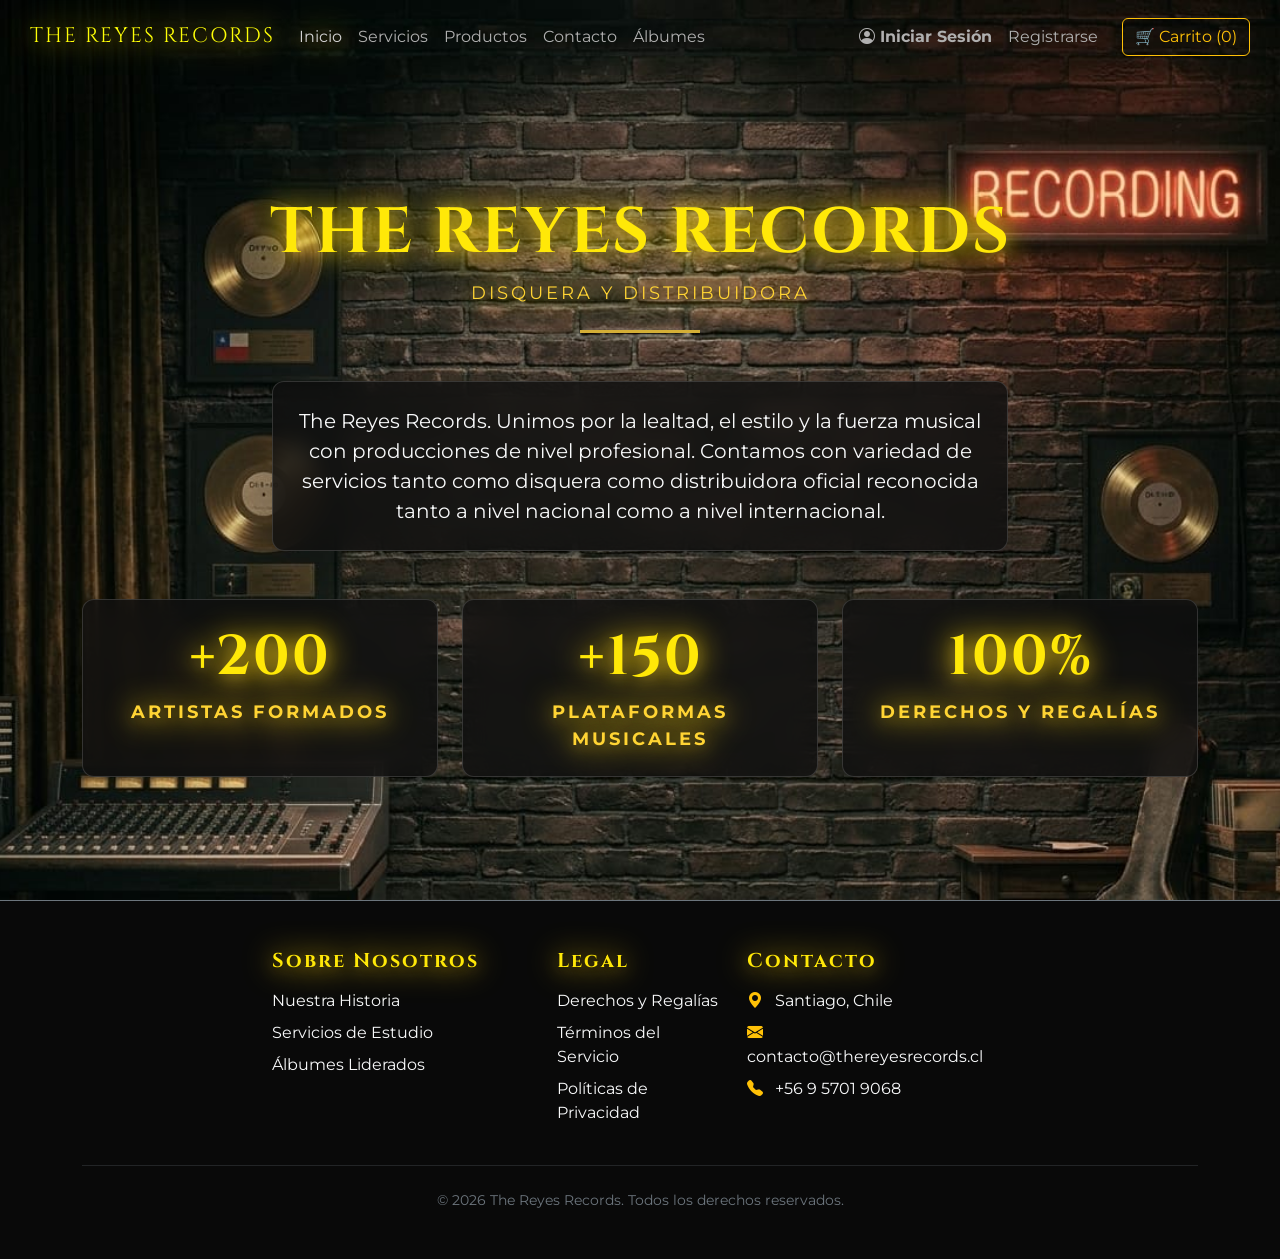
<file: disquera/index.html>
<!DOCTYPE html>
<html lang="es">
<head>
    <meta charset="UTF-8">
    <meta name="viewport" content="width=device-width, initial-scale=1.0">
    <title>THE REYES RECORDS</title>
    <link href="https://fonts.googleapis.com/css2?family=Cinzel:wght@600;800&family=Montserrat:wght@300;400;600&display=swap" rel="stylesheet">
    <link href="https://cdn.jsdelivr.net/npm/bootstrap@5.3.3/dist/css/bootstrap.min.css" rel="stylesheet">
    <link rel="stylesheet" href="https://cdn.jsdelivr.net/npm/bootstrap-icons@1.11.3/font/bootstrap-icons.min.css">
    <link rel="stylesheet" href="css/style.css">
</head>
<body>

<nav class="navbar navbar-expand-lg navbar-dark bg-transparent py-3 fixed-top">
  <div class="container-fluid px-4"> 
    <a class="navbar-brand brand-title" href="index.html">THE REYES RECORDS</a>
    <button class="navbar-toggler" type="button" data-bs-toggle="collapse" data-bs-target="#navbarSupportedContent" aria-controls="navbarSupportedContent" aria-expanded="false" aria-label="Toggle navigation">
      <span class="navbar-toggler-icon"></span>
    </button>
    <div class="collapse navbar-collapse" id="navbarSupportedContent">
      <ul class="navbar-nav me-auto mb-2 mb-lg-0">
        <li class="nav-item"><a class="nav-link active gold-title" aria-current="page" href="index.html">Inicio</a></li>
        <li class="nav-item"><a class="nav-link" href="servicios.html">Servicios</a></li>
        <li class="nav-item"><a class="nav-link" href="productos.html">Productos</a></li>
        <li class="nav-item"><a class="nav-link" href="contacto.html">Contacto</a></li>
        <li class="nav-item"><a class="nav-link" href="albunes.html">Álbumes</a></li>
      </ul>
      <div class="d-flex align-items-center gap-3 ms-auto">
        <a class="nav-link  fw-bold" href="login.html"><i class="bi bi-person-circle"></i> Iniciar Sesión</a>
        <a class="nav-link text-light" href="registro.html">Registrarse</a>
        <button class="btn btn-outline-warning ms-2" data-bs-toggle="modal" data-bs-target="#modalCarrito">
          🛒 Carrito (<span id="cart-count">0</span>)
        </button>
      </div>
    </div>
  </div>
</nav>

<div class="fondo-hero d-flex flex-column align-items-center justify-content-center text-center py-5">
  <div class="container pt-5">
    
    <div class="py-4">
      <h1 class="gold-title display-3 fw-bold mb-2">THE REYES RECORDS</h1>
      <p class="subtitle text-uppercase tracking-wider mb-4">DISQUERA Y DISTRIBUIDORA</p>
      <hr class="divider mx-auto my-4">
    </div>

    <div class="row justify-content-center mb-5">
      <div class="col-12 col-md-10 col-lg-8">
        <div class="card rr text-light border-gold p-4 shadow-lg">
          <p class="fs-5 mb-0 leading-relaxed">
            The Reyes Records. Unimos por la lealtad, el estilo y la fuerza musical con producciones de nivel profesional. Contamos con variedad de servicios tanto como disquera como distribuidora oficial reconocida tanto a nivel nacional como a nivel internacional.
          </p>
        </div>
      </div>
    </div>

    <div class="row g-4 justify-content-center">
      <div class="col-12 col-md-4">
        <div class="card rr text-light border-gold p-4 text-center h-100">
          <h2 class="gold-title display-4 fw-bold mb-2">+200</h2>
          <p class="subtitle text-uppercase fw-bold mb-0">ARTISTAS FORMADOS</p>
        </div>
      </div>
      <div class="col-12 col-md-4">
        <div class="card rr text-light border-gold p-4 text-center h-100">
          <h2 class="gold-title display-4 fw-bold mb-2">+150</h2>
          <p class="subtitle text-uppercase fw-bold mb-0">PLATAFORMAS MUSICALES</p>
        </div>
      </div>
      <div class="col-12 col-md-4">
        <div class="card rr text-light border-gold p-4 text-center h-100">
          <h2 class="gold-title display-4 fw-bold mb-2">100%</h2>
          <p class="subtitle text-uppercase fw-bold mb-0">DERECHOS Y REGALÍAS</p>
        </div>
      </div>
    </div>

  </div>
</div>

<footer class="footer-reyes py-5 border-top border-secondary">
  <div class="container">
    <div class="row g-4 justify-content-center text-start">
      <div class="col-12 col-md-3">
        <h5 class="gold-title fw-bold mb-3">Sobre Nosotros</h5>
        <ul class="list-unstyled footer-links">
          <li class="mb-2"><a href="index.html" class="text-light text-decoration-none">Nuestra Historia</a></li>
          <li class="mb-2"><a href="servicios.html" class="text-light text-decoration-none">Servicios de Estudio</a></li>
          <li class="mb-2"><a href="albunes.html" class="text-light text-decoration-none">Álbumes Liderados</a></li>
        </ul>
      </div>

      <div class="col-12 col-md-2">
    <h5 class="gold-title fw-bold mb-3">Legal</h5>
    <ul class="list-unstyled footer-links">
        <li class="mb-2"><a href="https://digital.gob.cl/biblioteca/regulacion/ley-n-17336-de-propiedad-intelectual-derecho-de-autor/" target="_blank" class="text-light text-decoration-none icono-hover">Derechos y Regalías</a></li>
        <li class="mb-2"><a href="https://sympathyforthelawyer.com/blog/contrato-discografico-aspectos-legales/" target="_blank" class="text-light text-decoration-none icono-hover">Términos del Servicio</a></li>
        <li class="mb-2"><a href="https://www.sonymusic.com/privacy-policy/" target="_blank" class="text-light text-decoration-none icono-hover">Políticas de Privacidad</a></li>
    </ul>
</div>
      <div class="col-12 col-md-3">
    <h5 class="gold-title fw-bold mb-3">Contacto</h5>
    <ul class="list-unstyled">
        <li class="mb-2">
            <a href="https://maps.app.goo.gl/TSLvBQLCFAS3KNdf9" target="_blank" class="text-light text-decoration-none icono-hover">
                <i class="bi bi-geo-alt-fill text-warning me-2"></i> Santiago, Chile
            </a>
        </li>
       <li class="mb-2">
            <a href="mailto:joh.riquelme@duocuc.cl" class="text-light text-decoration-none icono-hover">
                <i class="bi bi-envelope-fill text-warning me-2"></i> contacto@thereyesrecords.cl
            </a>
        </li>
        <li class="mb-2">
            <a href="https://wa.me/56957019068" target="_blank" class="text-light text-decoration-none icono-hover">
                <i class="bi bi-telephone-fill text-warning me-2"></i> +56 9 5701 9068
            </a>
        </li>
    </ul>
</div>

    </div>

    <hr class="border-secondary my-4">

    <div class="text-center text-secondary small">
      <p class="mb-0">&copy; 2026 The Reyes Records. Todos los derechos reservados.</p>
    </div>
  </div>
</footer>

<div class="modal fade" id="modalCarrito" tabindex="-1" aria-hidden="true">
  <div class="modal-dialog">
    <div class="modal-content rr text-light border-gold">
      <div class="modal-header border-bottom border-secondary">
        <h5 class="modal-title gold-title">Tu Carrito de Compras</h5>
        <button type="button" class="btn-close btn-close-white" data-bs-dismiss="modal" aria-label="Close"></button>
      </div>
      <div class="modal-body">
        <ul id="lista-carrito" class="list-group list-group-flush mb-3"></ul>
        <div class="d-flex justify-content-between fw-bold fs-5">
          <span>Total:</span>
          <span class="gold-title">$<span id="total-carrito">0.00</span> USD</span>
        </div>
      </div>
      <div class="modal-footer border-top border-secondary">
        <button type="button" class="btn btn-secondary" data-bs-dismiss="modal">Cerrar</button>
        <button type="button" class="btn btn-warning fw-bold" id="btn-pagar">Proceder al Pago</button>
      </div>
    </div>
  </div>
</div>

<script src="https://cdn.jsdelivr.net/npm/bootstrap@5.3.3/dist/js/bootstrap.bundle.min.js"></script>
<script src="js/main.js"></script>

</body>
</html>
</file>
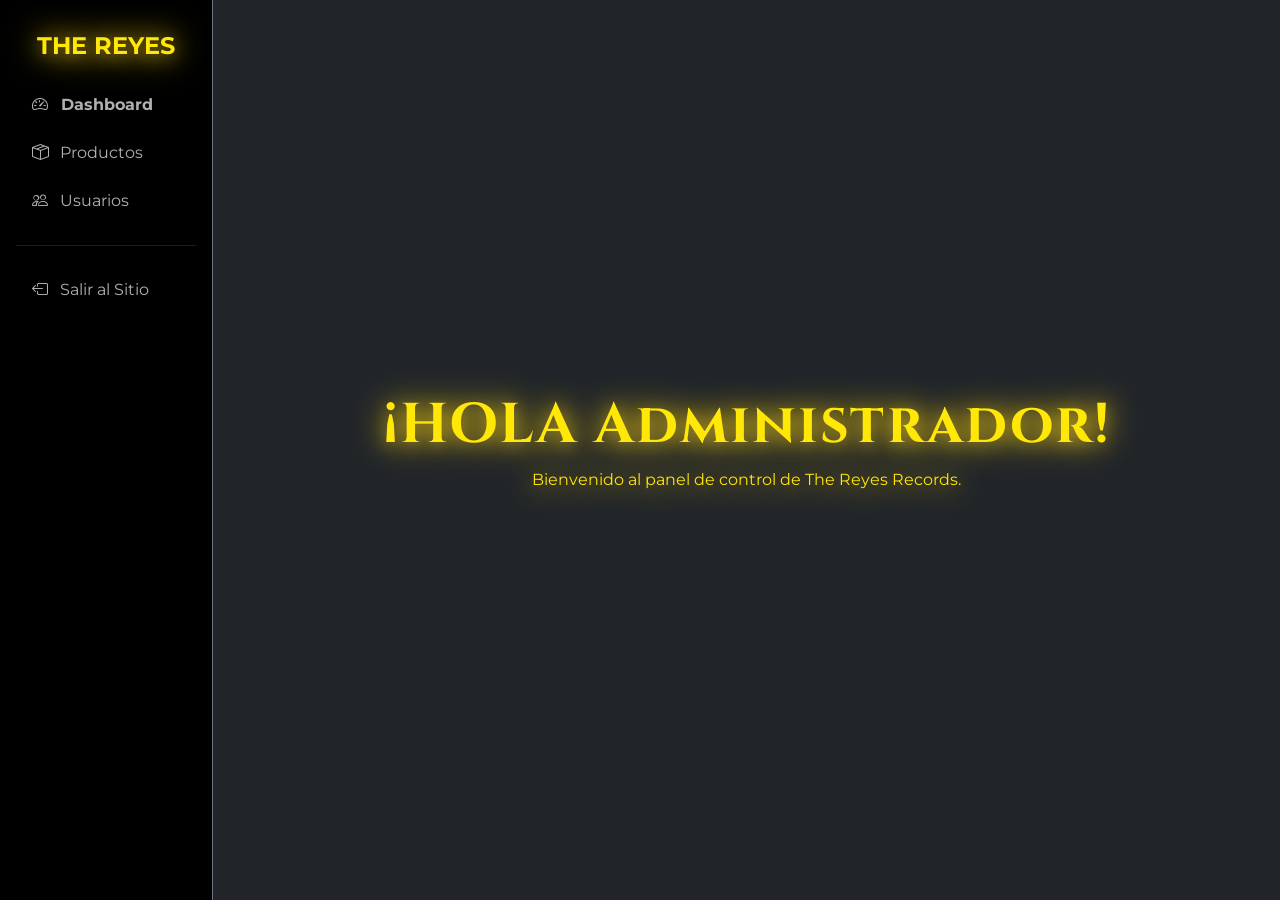
<file: disquera/admin-home.html>
<!DOCTYPE html>
<html lang="es">
<head>
    <meta charset="UTF-8">
    <meta name="viewport" content="width=device-width, initial-scale=1.0">
    <title>ADMIN - Home | The Reyes Records</title>
    <link href="https://fonts.googleapis.com/css2?family=Cinzel:wght@600;800&family=Montserrat:wght@300;400;600&display=swap" rel="stylesheet">
    <link href="https://cdn.jsdelivr.net/npm/bootstrap@5.3.3/dist/css/bootstrap.min.css" rel="stylesheet">
    <link rel="stylesheet" href="https://cdn.jsdelivr.net/npm/bootstrap-icons@1.11.3/font/bootstrap-icons.min.css">
    <link rel="stylesheet" href="css/style.css">
</head>
<body class="bg-dark text-light">

<div class="container-fluid">
    <div class="row">
        <nav class="col-md-3 col-lg-2 d-md-block bg-black sidebar collapse border-end border-secondary min-vh-100 p-3">
            <div class="position-sticky">
                <h4 class="gold-title fw-bold text-center py-3">THE REYES</h4>
                <ul class="nav flex-column gap-2">
                    <li class="nav-item"><a class="nav-link text-warning fw-bold" href="admin-home.html"><i class="bi bi-speedometer2 me-2"></i> Dashboard</a></li>
                    <li class="nav-item"><a class="nav-link text-light" href="admin-productos.html"><i class="bi bi-box-seam me-2"></i> Productos</a></li>
                    <li class="nav-item"><a class="nav-link text-light" href="admin-usuarios.html"><i class="bi bi-people me-2"></i> Usuarios</a></li>
                    <hr class="border-secondary">
                    <li class="nav-item"><a class="nav-link text-danger" href="index.html"><i class="bi bi-box-arrow-left me-2"></i> Salir al Sitio</a></li>
                </ul>
            </div>
        </nav>

        <main class="col-md-9 ms-sm-auto col-lg-10 px-md-4 py-5 d-flex align-items-center justify-content-center min-vh-100">
            <div class="text-center">
                <h1 class="display-4 gold-title fw-bold">¡HOLA Administrador!</h1>
                <p class="text-muted gold-title mt-2">Bienvenido al panel de control de The Reyes Records.</p>
            </div>
        </main>
    </div>
</div>

<script src="https://cdn.jsdelivr.net/npm/bootstrap@5.3.3/dist/js/bootstrap.bundle.min.js"></script>
<script src="js/main.js"></script>
</body>
</html>
</file>
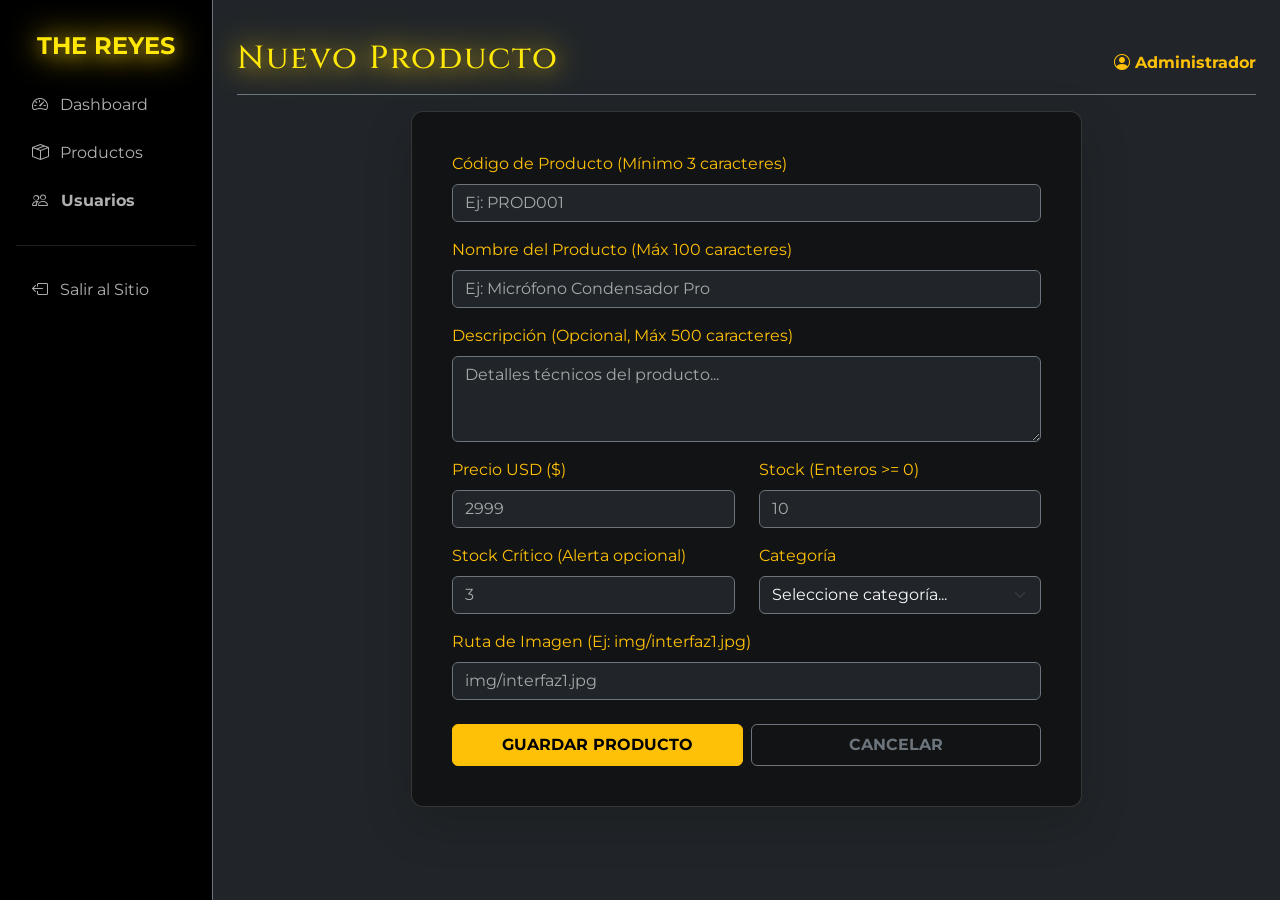
<file: disquera/admin-nuevo-producto.html>
<!DOCTYPE html>
<html lang="es">
<head>
    <meta charset="UTF-8">
    <meta name="viewport" content="width=device-width, initial-scale=1.0">
    <title>ADMIN - Nuevo Producto | The Reyes Records</title>
    <link href="https://fonts.googleapis.com/css2?family=Cinzel:wght@600;800&family=Montserrat:wght@300;400;600&display=swap" rel="stylesheet">
    <link href="https://cdn.jsdelivr.net/npm/bootstrap@5.3.3/dist/css/bootstrap.min.css" rel="stylesheet">
    <link rel="stylesheet" href="https://cdn.jsdelivr.net/npm/bootstrap-icons@1.11.3/font/bootstrap-icons.min.css">
    <link rel="stylesheet" href="css/style.css">
</head>
<body class="bg-dark text-light">

<div class="container-fluid">
    <div class="row">
        <nav class="col-md-3 col-lg-2 d-md-block bg-black sidebar collapse border-end border-secondary min-vh-100 p-3">
            <div class="position-sticky">
                <h4 class="gold-title fw-bold text-center py-3">THE REYES</h4>
                <ul class="nav flex-column gap-2">
                    <li class="nav-item"><a class="nav-link text-light" href="admin-home.html"><i class="bi bi-speedometer2 me-2"></i> Dashboard</a></li>
                    <li class="nav-item"><a class="nav-link text-light" href="admin-productos.html"><i class="bi bi-box-seam me-2"></i> Productos</a></li>
                    <li class="nav-item"><a class="nav-link text-warning fw-bold" href="admin-usuarios.html"><i class="bi bi-people me-2"></i> Usuarios</a></li>
                    <hr class="border-secondary">
                    <li class="nav-item"><a class="nav-link text-danger" href="index.html"><i class="bi bi-box-arrow-left me-2"></i> Salir al Sitio</a></li>
                </ul>
            </div>
        </nav>

        <main class="col-md-9 ms-sm-auto col-lg-10 px-md-4 py-4">
            <div class="d-flex justify-content-between flex-wrap flex-md-nowrap align-items-center pt-3 pb-2 mb-3 border-bottom border-secondary">
                <h1 class="h2 gold-title">Nuevo Producto</h1>
                <span class="text-warning fw-bold"><i class="bi bi-person-circle"></i> Administrador</span>
            </div>

            <div class="row justify-content-center">
                <div class="col-12 col-lg-8">
                    <div class="card rr text-light border-gold p-4 shadow-lg bg-dark">
                        <div class="card-body">
                            
                            <form id="form-nuevo-producto">
                                <div class="mb-3">
                                    <label for="codigoProd" class="form-label text-warning">Código de Producto (Mínimo 3 caracteres)</label>
                                    <input type="text" class="form-control bg-dark text-light border-secondary" id="codigoProd" placeholder="Ej: PROD001" required>
                                </div>

                                <div class="mb-3">
                                    <label for="nombreProd" class="form-label text-warning">Nombre del Producto (Máx 100 caracteres)</label>
                                    <input type="text" class="form-control bg-dark text-light border-secondary" id="nombreProd" maxlength="100" placeholder="Ej: Micrófono Condensador Pro" required>
                                </div>

                                <div class="mb-3">
                                    <label for="descProd" class="form-label text-warning">Descripción (Opcional, Máx 500 caracteres)</label>
                                    <textarea class="form-control bg-dark text-light border-secondary" id="descProd" rows="3" maxlength="500" placeholder="Detalles técnicos del producto..."></textarea>
                                </div>

                                <div class="row">
                                    <div class="col-md-6 mb-3">
                                        <label for="precioProd" class="form-label text-warning">Precio USD ($)</label>
                                        <input type="number" step="0.01" min="0" class="form-control bg-dark text-light border-secondary" id="precioProd" placeholder="2999" required>
                                    </div>
                                    <div class="col-md-6 mb-3">
                                        <label for="stockProd" class="form-label text-warning">Stock (Enteros >= 0)</label>
                                        <input type="number" step="1" min="0" class="form-control bg-dark text-light border-secondary" id="stockProd" placeholder="10" required>
                                    </div>
                                </div>

                                <div class="row">
                                    <div class="col-md-6 mb-3">
                                        <label for="stockCriticoProd" class="form-label text-warning">Stock Crítico (Alerta opcional)</label>
                                        <input type="number" step="1" min="0" class="form-control bg-dark text-light border-secondary" id="stockCriticoProd" placeholder="3">
                                    </div>
                                    <div class="col-md-6 mb-3">
                                        <label for="categoriaProd" class="form-label text-warning">Categoría</label>
                                        <select class="form-select bg-dark text-light border-secondary" id="categoriaProd" required>
                                            <option value="">Seleccione categoría...</option>
                                            <option value="microfonos">Micrófonos</option>
                                            <option value="interfaces">Interfaces</option>
                                            <option value="planes">Planes de Estudio</option>
                                        </select>
                                    </div>
                                </div>

                                <div class="mb-4">
                                    <label for="imagenProd" class="form-label text-warning">Ruta de Imagen (Ej: img/interfaz1.jpg)</label>
                                    <input type="text" class="form-control bg-dark text-light border-secondary" id="imagenProd" placeholder="img/interfaz1.jpg">
                                </div>

                                <div id="mensaje-status-admin"></div>

                                <div class="d-flex gap-2">
                                    <button type="submit" class="btn btn-warning w-100 fw-bold py-2">GUARDAR PRODUCTO</button>
                                    <a href="admin-productos.html" class="btn btn-outline-secondary w-100 fw-bold py-2">CANCELAR</a>
                                </div>
                            </form>

                        </div>
                    </div>
                </div>
            </div>
        </main>
    </div>
</div>

<script src="https://cdn.jsdelivr.net/npm/bootstrap@5.3.3/dist/js/bootstrap.bundle.min.js"></script>
<script src="js/main.js"></script>
</body>
</html>
</file>
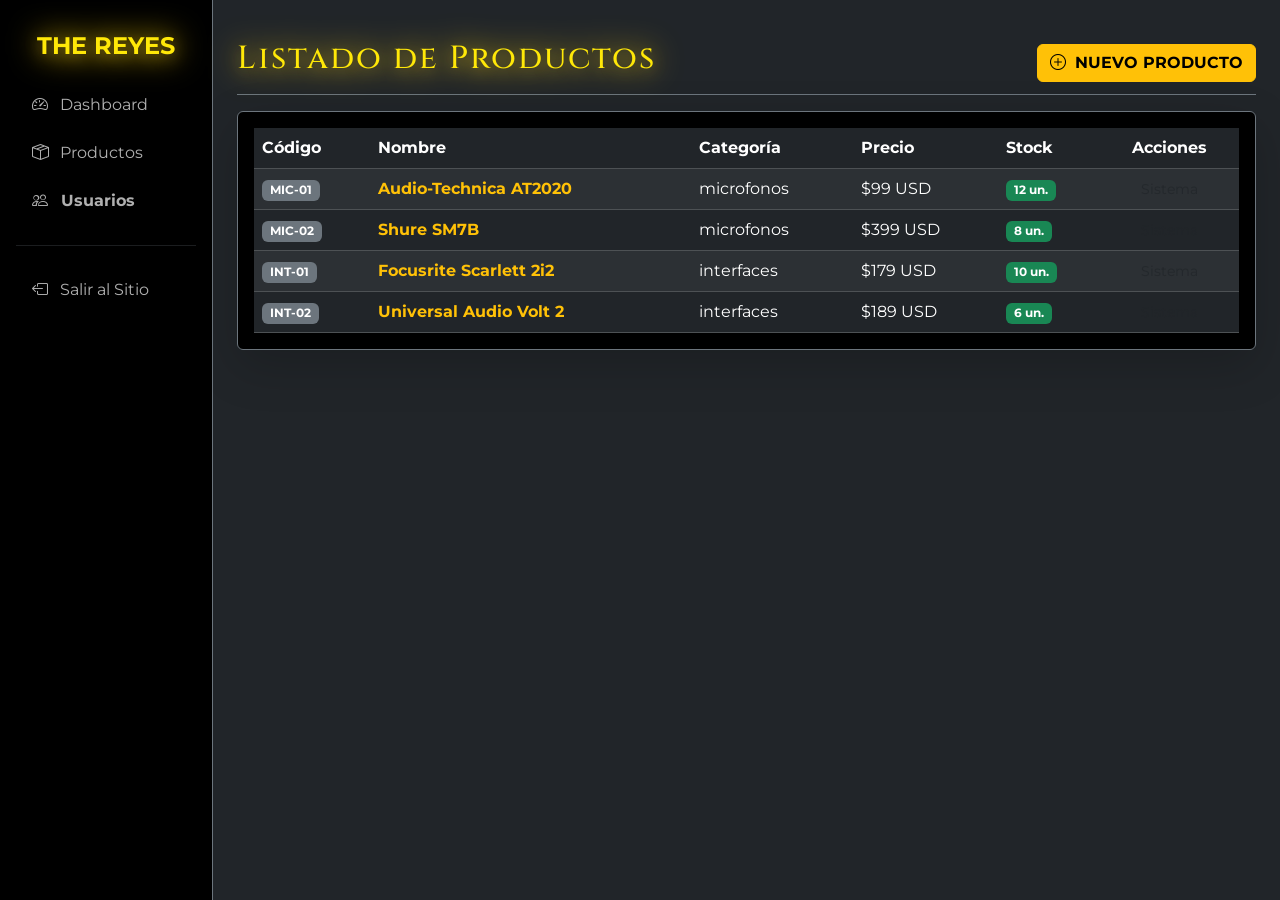
<file: disquera/admin-productos.html>
<!DOCTYPE html>
<html lang="es">
<head>
    <meta charset="UTF-8">
    <meta name="viewport" content="width=device-width, initial-scale=1.0">
    <title>ADMIN - Productos | The Reyes Records</title>
    <link href="https://fonts.googleapis.com/css2?family=Cinzel:wght@600;800&family=Montserrat:wght@300;400;600&display=swap" rel="stylesheet">
    <link href="https://cdn.jsdelivr.net/npm/bootstrap@5.3.3/dist/css/bootstrap.min.css" rel="stylesheet">
    <link rel="stylesheet" href="https://cdn.jsdelivr.net/npm/bootstrap-icons@1.11.3/font/bootstrap-icons.min.css">
    <link rel="stylesheet" href="css/style.css">
</head>
<body class="bg-dark text-light">

<div class="container-fluid">
    <div class="row">
       <nav class="col-md-3 col-lg-2 d-md-block bg-black sidebar collapse border-end border-secondary min-vh-100 p-3">
            <div class="position-sticky">
                <h4 class="gold-title fw-bold text-center py-3">THE REYES</h4>
                <ul class="nav flex-column gap-2">
                    <li class="nav-item"><a class="nav-link text-light" href="admin-home.html"><i class="bi bi-speedometer2 me-2"></i> Dashboard</a></li>
                    <li class="nav-item"><a class="nav-link text-light" href="admin-productos.html"><i class="bi bi-box-seam me-2"></i> Productos</a></li>
                    <li class="nav-item"><a class="nav-link text-warning fw-bold" href="admin-usuarios.html"><i class="bi bi-people me-2"></i> Usuarios</a></li>
                    <hr class="border-secondary">
                    <li class="nav-item"><a class="nav-link text-danger" href="index.html"><i class="bi bi-box-arrow-left me-2"></i> Salir al Sitio</a></li>
                </ul>
            </div>
        </nav>

        <main class="col-md-9 ms-sm-auto col-lg-10 px-md-4 py-4">
            <div class="d-flex justify-content-between flex-wrap flex-md-nowrap align-items-center pt-3 pb-2 mb-3 border-bottom border-secondary">
                <h1 class="h2 gold-title">Listado de Productos</h1>
                <a href="admin-nuevo-producto.html" class="btn btn-warning fw-bold">
                    <i class="bi bi-plus-circle me-1"></i> NUEVO PRODUCTO
                </a>
            </div>

            <div class="table-responsive bg-black p-3 rounded border border-secondary shadow-lg">
                <table class="table table-dark table-striped table-hover align-middle mb-0">
                    <thead>
                        <tr>
                            <th>Código</th>
                            <th>Nombre</th>
                            <th>Categoría</th>
                            <th>Precio</th>
                            <th>Stock</th>
                            <th class="text-center">Acciones</th>
                        </tr>
                    </thead>
                    <tbody id="tabla-productos-body">
                    </tbody>
                </table>
            </div>
        </main>
    </div>
</div>

<script src="https://cdn.jsdelivr.net/npm/bootstrap@5.3.3/dist/js/bootstrap.bundle.min.js"></script>
<script src="js/main.js"></script>
</body>
</html>
</file>
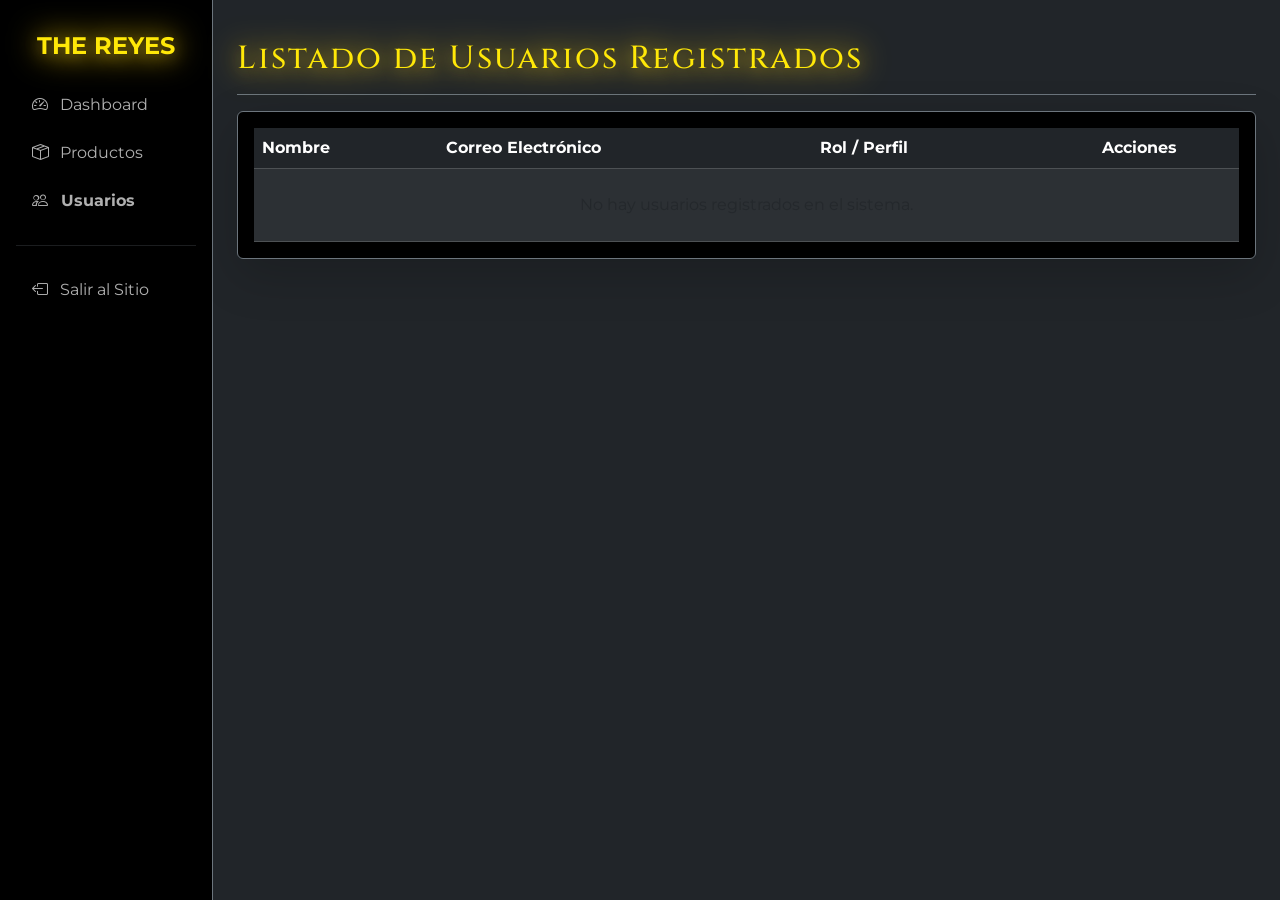
<file: disquera/admin-usuarios.html>
<!DOCTYPE html>
<html lang="es">
<head>
    <meta charset="UTF-8">
    <meta name="viewport" content="width=device-width, initial-scale=1.0">
    <title>ADMIN - Usuarios | The Reyes Records</title>
    <link href="https://fonts.googleapis.com/css2?family=Cinzel:wght@600;800&family=Montserrat:wght@300;400;600&display=swap" rel="stylesheet">
    <link href="https://cdn.jsdelivr.net/npm/bootstrap@5.3.3/dist/css/bootstrap.min.css" rel="stylesheet">
    <link rel="stylesheet" href="https://cdn.jsdelivr.net/npm/bootstrap-icons@1.11.3/font/bootstrap-icons.min.css">
    <link rel="stylesheet" href="css/style.css">
</head>
<body class="bg-dark text-light">

<div class="container-fluid">
    <div class="row">
        <nav class="col-md-3 col-lg-2 d-md-block bg-black sidebar collapse border-end border-secondary min-vh-100 p-3">
            <div class="position-sticky">
                <h4 class="gold-title fw-bold text-center py-3">THE REYES</h4>
                <ul class="nav flex-column gap-2">
                    <li class="nav-item"><a class="nav-link text-light" href="admin-home.html"><i class="bi bi-speedometer2 me-2"></i> Dashboard</a></li>
                    <li class="nav-item"><a class="nav-link text-light" href="admin-productos.html"><i class="bi bi-box-seam me-2"></i> Productos</a></li>
                    <li class="nav-item"><a class="nav-link text-warning fw-bold" href="admin-usuarios.html"><i class="bi bi-people me-2"></i> Usuarios</a></li>
                    <hr class="border-secondary">
                    <li class="nav-item"><a class="nav-link text-danger" href="index.html"><i class="bi bi-box-arrow-left me-2"></i> Salir al Sitio</a></li>
                </ul>
            </div>
        </nav>
        <main class="col-md-9 ms-sm-auto col-lg-10 px-md-4 py-4">
            <div class="d-flex justify-content-between flex-wrap flex-md-nowrap align-items-center pt-3 pb-2 mb-3 border-bottom border-secondary">
                <h1 class="h2 gold-title">Listado de Usuarios Registrados</h1>
            </div>

            <div class="table-responsive bg-black p-3 rounded border border-secondary shadow-lg">
                <table class="table table-dark table-striped table-hover align-middle mb-0">
                    <thead>
                        <tr>
                            <th>Nombre</th>
                            <th>Correo Electrónico</th>
                            <th>Rol / Perfil</th>
                            <th class="text-center">Acciones</th>
                        </tr>
                    </thead>
                    <tbody id="tabla-usuarios-body">
                    </tbody>
                </table>
            </div>
        </main>
    </div>
</div>

<script src="https://cdn.jsdelivr.net/npm/bootstrap@5.3.3/dist/js/bootstrap.bundle.min.js"></script>
<script src="js/main.js"></script>
</body>
</html>
</file>
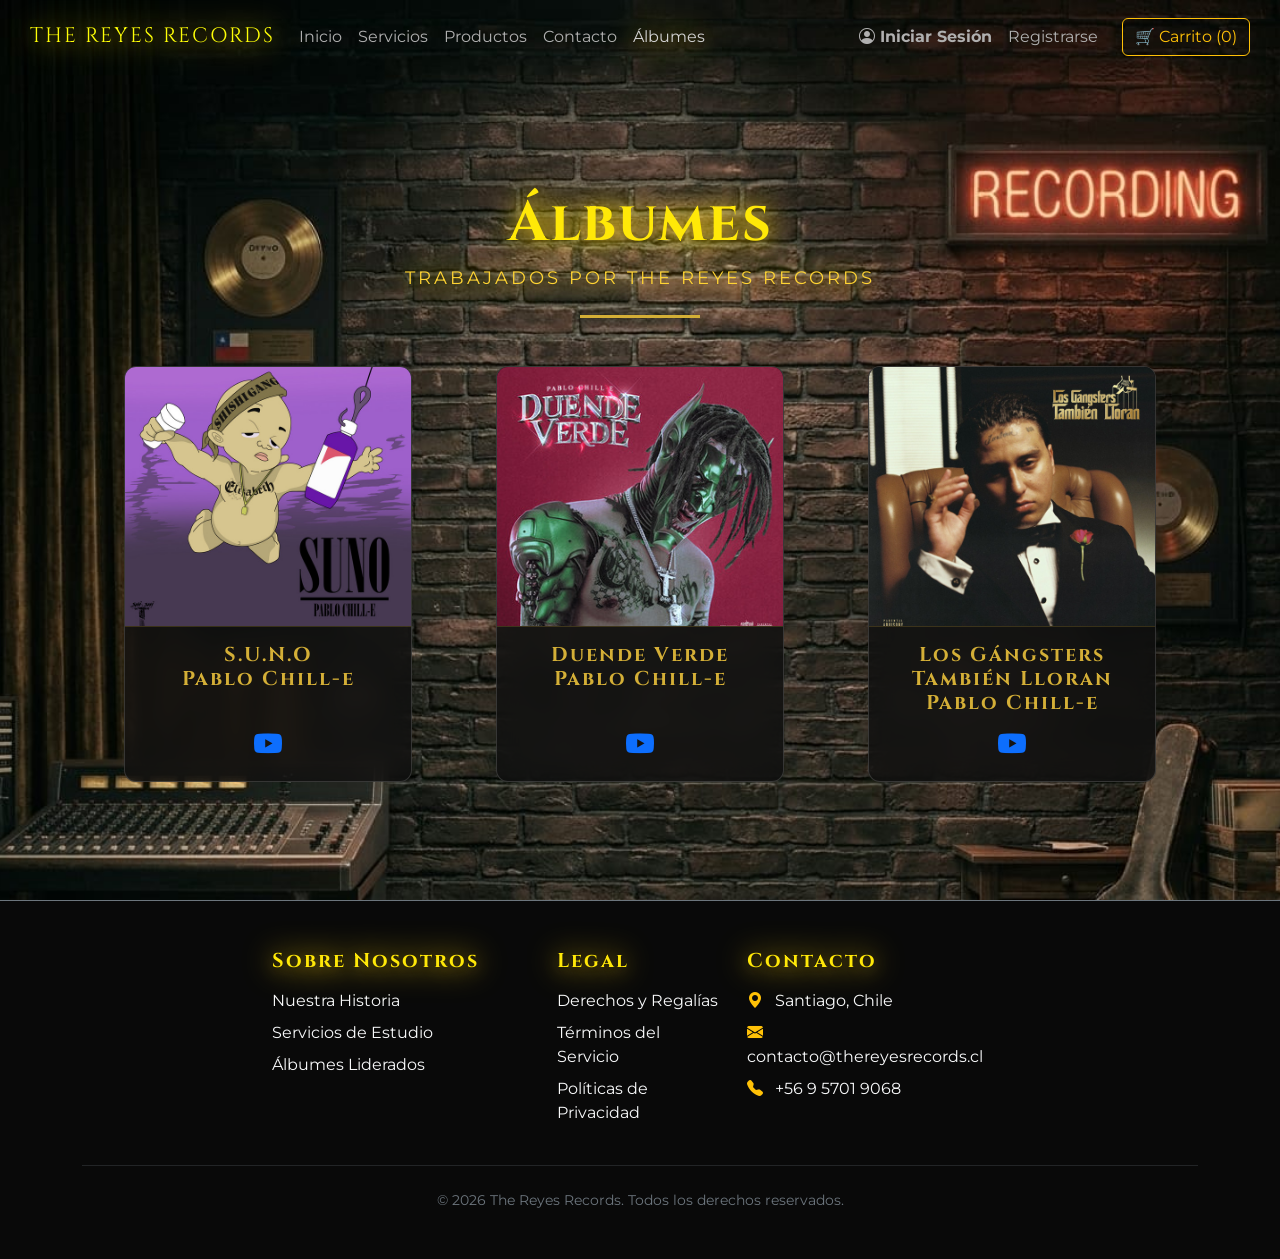
<file: disquera/albunes.html>
<!DOCTYPE html>
<html lang="es">
<head>
    <meta charset="UTF-8">
    <meta name="viewport" content="width=device-width, initial-scale=1.0">
    <title>ÁLBUMES - THE REYES RECORDS</title>
    <link href="https://fonts.googleapis.com/css2?family=Cinzel:wght@600;800&family=Montserrat:wght@300;400;600&display=swap" rel="stylesheet">
    <link href="https://cdn.jsdelivr.net/npm/bootstrap@5.3.3/dist/css/bootstrap.min.css" rel="stylesheet">
    <link rel="stylesheet" href="https://cdn.jsdelivr.net/npm/bootstrap-icons@1.11.3/font/bootstrap-icons.min.css">
    <link rel="stylesheet" href="css/style.css">
</head>
<body>

<nav class="navbar navbar-expand-lg navbar-dark bg-transparent py-3 fixed-top">
  <div class="container-fluid px-4"> 
    <a class="navbar-brand brand-title" href="index.html">THE REYES RECORDS</a>
    <button class="navbar-toggler" type="button" data-bs-toggle="collapse" data-bs-target="#navbarSupportedContent" aria-controls="navbarSupportedContent" aria-expanded="false" aria-label="Toggle navigation">
      <span class="navbar-toggler-icon"></span>
    </button>
    <div class="collapse navbar-collapse" id="navbarSupportedContent">
      <ul class="navbar-nav me-auto mb-2 mb-lg-0">
        <li class="nav-item"><a class="nav-link" href="index.html">Inicio</a></li>
        <li class="nav-item"><a class="nav-link" href="servicios.html">Servicios</a></li>
        <li class="nav-item"><a class="nav-link" href="productos.html">Productos</a></li>
        <li class="nav-item"><a class="nav-link" href="contacto.html">Contacto</a></li>
        <li class="nav-item"><a class="nav-link active gold-title" aria-current="page" href="albunes.html">Álbumes</a></li>
      </ul>
      <div class="d-flex align-items-center gap-3 ms-auto">
        <a class="nav-link text-warning fw-bold" href="login.html"><i class="bi bi-person-circle"></i> Iniciar Sesión</a>
        <a class="nav-link text-light" href="registro.html">Registrarse</a>
        <button class="btn btn-outline-warning ms-2" data-bs-toggle="modal" data-bs-target="#modalCarrito">
          🛒 Carrito (<span id="cart-count">0</span>)
        </button>
      </div>
    </div>
  </div>
</nav>

<div class="fondo-hero d-flex align-items-center justify-content-center text-center py-5">
  <div class="container text-center pt-5">
    <div class="py-4">
      <h1 class="gold-title display-4 fw-bold mb-2">Álbumes</h1>
      <p class="subtitle text-uppercase tracking-wider mb-4">TRABAJADOS POR THE REYES RECORDS</p>
      <hr class="divider mx-auto my-4">
    </div>

    <div class="container text-center">
      <div class="row g-4 justify-content-center">
        
      
        <div class="col-12 col-sm-6 col-md-4 d-flex justify-content-center">
          <div class="card text-white rr h-100" style="width: 18rem;">
            <img src="img/suno.jpg" class="card-img-top" alt="S.U.N.O">
            <div class="card-body d-flex flex-column justify-content-between">
              <h5 class="card-title">S.U.N.O <br>Pablo Chill-e</h5>
              <a target="_blank" href="https://www.youtube.com/watch?v=TqYkSMt_H6w&list=OLAK5uy_kAJWq69FKTHa6ZPkNYgubw688F3wmb_LY&index=2" class="fs-3 icono-hover color-yt mt-auto"><i class="bi bi-youtube"></i></a>
            </div>
          </div>
        </div>


        <div class="col-12 col-sm-6 col-md-4 d-flex justify-content-center">
          <div class="card text-white rr h-100" style="width: 18rem;">
            <img src="img/duende verde.jpg" class="card-img-top" alt="Duende Verde">
            <div class="card-body d-flex flex-column justify-content-between">
              <h5 class="card-title">Duende Verde <br>Pablo Chill-e</h5>
              <a target="_blank" href="https://www.youtube.com/playlist?list=OLAK5uy_lMB3kMPsPEkcgMNOLO5fHcSOxOuWfBFq0" class="fs-3 icono-hover color-yt mt-auto"><i class="bi bi-youtube"></i></a>
            </div>
          </div>
        </div>

        <div class="col-12 col-sm-6 col-md-4 d-flex justify-content-center">
          <div class="card text-white rr h-100" style="width: 18rem;">
            <img src="img/llora.jpg" class="card-img-top" alt="Los gángsters también lloran">
            <div class="card-body d-flex flex-column justify-content-between">
              <h5 class="card-title">Los Gángsters También Lloran <br>Pablo Chill-e</h5>
              <a target="_blank" href="https://www.youtube.com/watch?v=1XqKFBsyPZU&list=OLAK5uy_m4_q1yldKcZN2_k9L99Dv_LUnXdfq3GLo&index=2" class="fs-3 icono-hover color-yt mt-auto"><i class="bi bi-youtube"></i></a>
            </div>
          </div>
        </div>

      </div>
    </div>
  </div>
</div>
<footer class="footer-reyes py-5 border-top border-secondary">
  <div class="container">
    <div class="row g-4 justify-content-center text-start">
      <div class="col-12 col-md-3">
        <h5 class="gold-title fw-bold mb-3">Sobre Nosotros</h5>
        <ul class="list-unstyled footer-links">
          <li class="mb-2"><a href="index.html" class="text-light text-decoration-none">Nuestra Historia</a></li>
          <li class="mb-2"><a href="servicios.html" class="text-light text-decoration-none">Servicios de Estudio</a></li>
          <li class="mb-2"><a href="albunes.html" class="text-light text-decoration-none">Álbumes Liderados</a></li>
        </ul>
      </div>

      <div class="col-12 col-md-2">
    <h5 class="gold-title fw-bold mb-3">Legal</h5>
    <ul class="list-unstyled footer-links">
        <li class="mb-2"><a href="https://digital.gob.cl/biblioteca/regulacion/ley-n-17336-de-propiedad-intelectual-derecho-de-autor/" target="_blank" class="text-light text-decoration-none icono-hover">Derechos y Regalías</a></li>
        <li class="mb-2"><a href="https://sympathyforthelawyer.com/blog/contrato-discografico-aspectos-legales/" target="_blank" class="text-light text-decoration-none icono-hover">Términos del Servicio</a></li>
        <li class="mb-2"><a href="https://www.sonymusic.com/privacy-policy/" target="_blank" class="text-light text-decoration-none icono-hover">Políticas de Privacidad</a></li>
    </ul>
</div>
      <div class="col-12 col-md-3">
    <h5 class="gold-title fw-bold mb-3">Contacto</h5>
    <ul class="list-unstyled">
        <li class="mb-2">
            <a href="https://maps.app.goo.gl/TSLvBQLCFAS3KNdf9" target="_blank" class="text-light text-decoration-none icono-hover">
                <i class="bi bi-geo-alt-fill text-warning me-2"></i> Santiago, Chile
            </a>
        </li>
       <li class="mb-2">
            <a href="mailto:joh.riquelme@duocuc.cl" class="text-light text-decoration-none icono-hover">
                <i class="bi bi-envelope-fill text-warning me-2"></i> contacto@thereyesrecords.cl
            </a>
        </li>
        <li class="mb-2">
            <a href="https://wa.me/56957019068" target="_blank" class="text-light text-decoration-none icono-hover">
                <i class="bi bi-telephone-fill text-warning me-2"></i> +56 9 5701 9068
            </a>
        </li>
    </ul>
</div>

    </div>

    <hr class="border-secondary my-4">

    <div class="text-center text-secondary small">
      <p class="mb-0">&copy; 2026 The Reyes Records. Todos los derechos reservados.</p>
    </div>
  </div>
</footer>

<div class="modal fade" id="modalCarrito" tabindex="-1" aria-hidden="true">
  <div class="modal-dialog">
    <div class="modal-content rr text-light border-gold">
      <div class="modal-header border-bottom border-secondary">
        <h5 class="modal-title gold-title">Tu Carrito de Compras</h5>
        <button type="button" class="btn-close btn-close-white" data-bs-dismiss="modal" aria-label="Close"></button>
      </div>
      <div class="modal-body">
        <ul id="lista-carrito" class="list-group list-group-flush mb-3"></ul>
        <div class="d-flex justify-content-between fw-bold fs-5">
          <span>Total:</span>
          <span class="gold-title">$<span id="total-carrito">0.00</span> USD</span>
        </div>
      </div>
      <div class="modal-footer border-top border-secondary">
        <button type="button" class="btn btn-secondary" data-bs-dismiss="modal">Cerrar</button>
        <button type="button" class="btn btn-warning fw-bold" id="btn-pagar">Proceder al Pago</button>
      </div>
    </div>
  </div>
</div>

<script src="https://cdn.jsdelivr.net/npm/bootstrap@5.3.3/dist/js/bootstrap.bundle.min.js"></script>
<script src="js/main.js"></script>

</body>
</html>
</file>
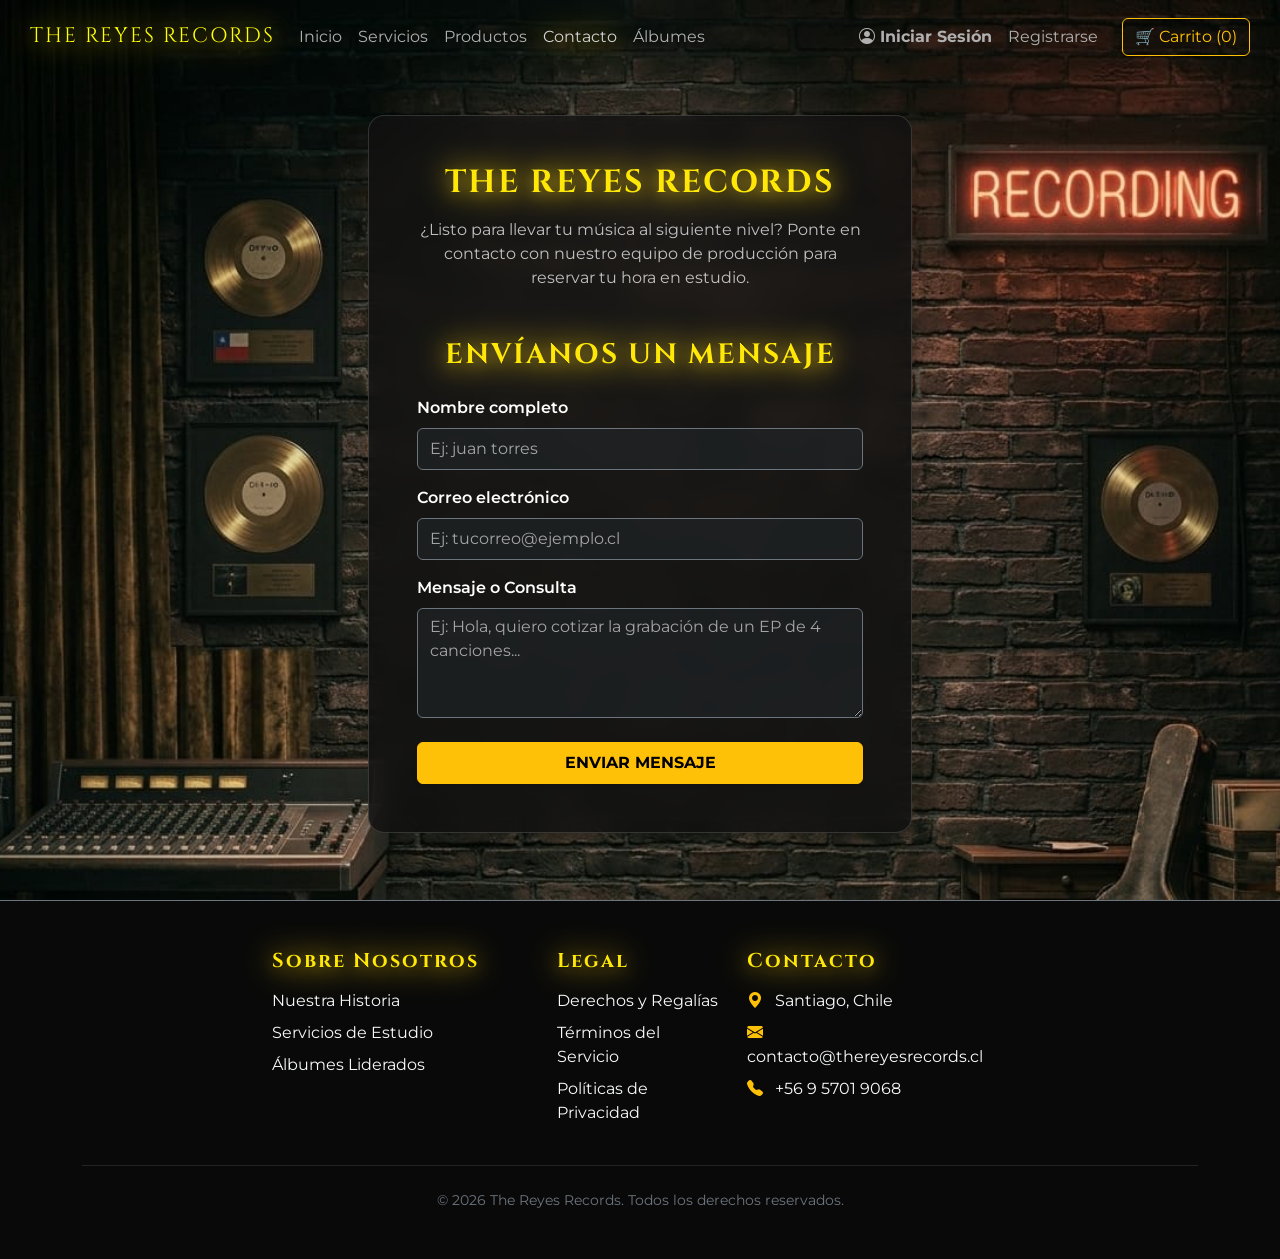
<file: disquera/contacto.html>
<!DOCTYPE html>
<html lang="es">
<head>
    <meta charset="UTF-8">
    <meta name="viewport" content="width=device-width, initial-scale=1.0">
    <title>CONTACTO - The Reyes Records</title>
    <!-- Fuentes unificadas -->
    <link href="https://fonts.googleapis.com/css2?family=Cinzel:wght@600;800&family=Montserrat:wght@300;400;600&display=swap" rel="stylesheet">
    <link href="https://cdn.jsdelivr.net/npm/bootstrap@5.3.3/dist/css/bootstrap.min.css" rel="stylesheet">
    <link rel="stylesheet" href="https://cdn.jsdelivr.net/npm/bootstrap-icons@1.11.3/font/bootstrap-icons.min.css">
    <link rel="stylesheet" href="css/style.css">
    <script src="https://cdn.jsdelivr.net/npm/bootstrap@5.3.3/dist/js/bootstrap.bundle.min.js" defer></script>
</head>
<body>

<nav class="navbar navbar-expand-lg navbar-dark bg-transparent py-3 fixed-top">
  <div class="container-fluid px-4"> 
    <a class="navbar-brand brand-title" href="index.html">THE REYES RECORDS</a>
    <button class="navbar-toggler" type="button" data-bs-toggle="collapse" data-bs-target="#navbarSupportedContent" aria-controls="navbarSupportedContent" aria-expanded="false" aria-label="Toggle navigation">
      <span class="navbar-toggler-icon"></span>
    </button>
    <div class="collapse navbar-collapse" id="navbarSupportedContent">
      <ul class="navbar-nav me-auto mb-2 mb-lg-0">
        <li class="nav-item"><a class="nav-link" href="index.html">Inicio</a></li>
        <li class="nav-item"><a class="nav-link" href="servicios.html">Servicios</a></li>
        <li class="nav-item"><a class="nav-link" href="productos.html">Productos</a></li>
        <li class="nav-item"><a class="nav-link active gold-title" aria-current="page" href="contacto.html">Contacto</a></li>
        <li class="nav-item"><a class="nav-link" href="albunes.html">Álbumes</a></li>
      </ul>
      <div class="d-flex align-items-center gap-3 ms-auto">
        <a class="nav-link fw-bold" href="login.html"><i class="bi bi-person-circle"></i> Iniciar Sesión</a>
        <a class="nav-link text-light" href="registro.html">Registrarse</a>
        <button class="btn btn-outline-warning ms-2" data-bs-toggle="modal" data-bs-target="#modalCarrito">
          🛒 Carrito (<span id="cart-count">0</span>)
        </button>
      </div>
    </div>
  </div>
</nav>

<main class="fondo-hero d-flex align-items-center justify-content-center min-vh-100 py-5">
  <div class="container-fluid px-lg-5 mt-5">

    <div class="row justify-content-center align-items-center g-5 px-lg-4">
      <div class="col-12 col-md-8 col-lg-6">
        <div class="card text-white border-0 shadow-lg p-4 p-md-5 rounded-4 rr text-center">

          <h2 class="text-warning fw-bold mb-3 gold-title" style="font-family: 'Cinzel', serif;">THE REYES RECORDS</h2>
          <p class="text-light opacity-75 mb-5">¿Listo para llevar tu música al siguiente nivel? Ponte en contacto con nuestro equipo de producción para reservar tu hora en estudio.</p>

          <h3 class="fw-bold mb-4 text-center gold-title">ENVÍANOS UN MENSAJE</h3>
          
          <form class="text-start">
            <div class="mb-3">
              <label for="nombre" class="form-label text-white fw-semibold mb-2">Nombre completo</label>
              <input type="text" class="form-control bg-dark border-secondary py-2" id="nombre" placeholder="Ej: juan torres" required style="--bs-bg-opacity: .6; color: #ffffff; font-weight: 500;">
            </div>

            <div class="mb-3">
              <label for="email" class="form-label text-white fw-semibold mb-2">Correo electrónico</label>
              <input type="email" class="form-control bg-dark border-secondary py-2" id="email" placeholder="Ej: tucorreo@ejemplo.cl" required style="--bs-bg-opacity: .6; color: #ffffff; font-weight: 500;">
            </div>

            <div class="mb-4">
              <label for="mensaje" class="form-label text-white fw-semibold mb-2">Mensaje o Consulta</label>
              <textarea class="form-control bg-dark border-secondary" id="mensaje" rows="4" placeholder="Ej: Hola, quiero cotizar la grabación de un EP de 4 canciones..." required style="--bs-bg-opacity: .6; color: #ffffff; font-weight: 500;"></textarea>
            </div>

            <div id="mensaje-status"></div>

            <button type="submit" class="btn btn-warning w-100 fw-bold py-2 shadow-sm text-uppercase">Enviar Mensaje</button>
          </form>

        </div>
      </div>
    </div>

  </div>
</main>

<footer class="footer-reyes py-5 border-top border-secondary">
  <div class="container">
    <div class="row g-4 justify-content-center text-start">
      <div class="col-12 col-md-3">
        <h5 class="gold-title fw-bold mb-3">Sobre Nosotros</h5>
        <ul class="list-unstyled footer-links">
          <li class="mb-2"><a href="index.html" class="text-light text-decoration-none">Nuestra Historia</a></li>
          <li class="mb-2"><a href="servicios.html" class="text-light text-decoration-none">Servicios de Estudio</a></li>
          <li class="mb-2"><a href="albunes.html" class="text-light text-decoration-none">Álbumes Liderados</a></li>
        </ul>
      </div>

      <div class="col-12 col-md-2">
        <h5 class="gold-title fw-bold mb-3">Legal</h5>
        <ul class="list-unstyled footer-links">
            <li class="mb-2"><a href="https://digital.gob.cl/biblioteca/regulacion/ley-n-17336-de-propiedad-intelectual-derecho-de-autor/" target="_blank" class="text-light text-decoration-none icono-hover">Derechos y Regalías</a></li>
            <li class="mb-2"><a href="https://sympathyforthelawyer.com/blog/contrato-discografico-aspectos-legales/" target="_blank" class="text-light text-decoration-none icono-hover">Términos del Servicio</a></li>
            <li class="mb-2"><a href="https://www.sonymusic.com/privacy-policy/" target="_blank" class="text-light text-decoration-none icono-hover">Políticas de Privacidad</a></li>
        </ul>
      </div>

      <div class="col-12 col-md-3">
        <h5 class="gold-title fw-bold mb-3">Contacto</h5>
        <ul class="list-unstyled">
            <li class="mb-2">
                <a href="https://maps.app.goo.gl/TSLvBQLCFAS3KNdf9" target="_blank" class="text-light text-decoration-none icono-hover">
                    <i class="bi bi-geo-alt-fill text-warning me-2"></i> Santiago, Chile
                </a>
            </li>
           <li class="mb-2">
                <a href="mailto:joh.riquelme@duocuc.cl" class="text-light text-decoration-none icono-hover">
                    <i class="bi bi-envelope-fill text-warning me-2"></i> contacto@thereyesrecords.cl
                </a>
            </li>
            <li class="mb-2">
                <a href="https://wa.me/56957019068" target="_blank" class="text-light text-decoration-none icono-hover">
                    <i class="bi bi-telephone-fill text-warning me-2"></i> +56 9 5701 9068
                </a>
            </li>
        </ul>
      </div>

    </div>

    <hr class="border-secondary my-4">

    <div class="text-center text-secondary small">
      <p class="mb-0">&copy; 2026 The Reyes Records. Todos los derechos reservados.</p>
    </div>
  </div>
</footer>

<div class="modal fade" id="modalCarrito" tabindex="-1" aria-hidden="true">
  <div class="modal-dialog">
    <div class="modal-content rr text-light border-gold">
      <div class="modal-header border-bottom border-secondary">
        <h5 class="modal-title gold-title">Tu Carrito de Compras</h5>
        <button type="button" class="btn-close btn-close-white" data-bs-dismiss="modal" aria-label="Close"></button>
      </div>
      <div class="modal-body">
        <ul id="lista-carrito" class="list-group list-group-flush mb-3"></ul>
        <div class="d-flex justify-content-between fw-bold fs-5">
          <span>Total:</span>
          <span class="gold-title">$<span id="total-carrito">0.00</span> USD</span>
        </div>
      </div>
      <div class="modal-footer border-top border-secondary">
        <button type="button" class="btn btn-secondary" data-bs-dismiss="modal">Cerrar</button>
        <button type="button" class="btn btn-warning fw-bold" id="btn-pagar">Proceder al Pago</button>
      </div>
    </div>
  </div>
</div>

<script src="js/main.js"></script>

</body>
</html>
</file>
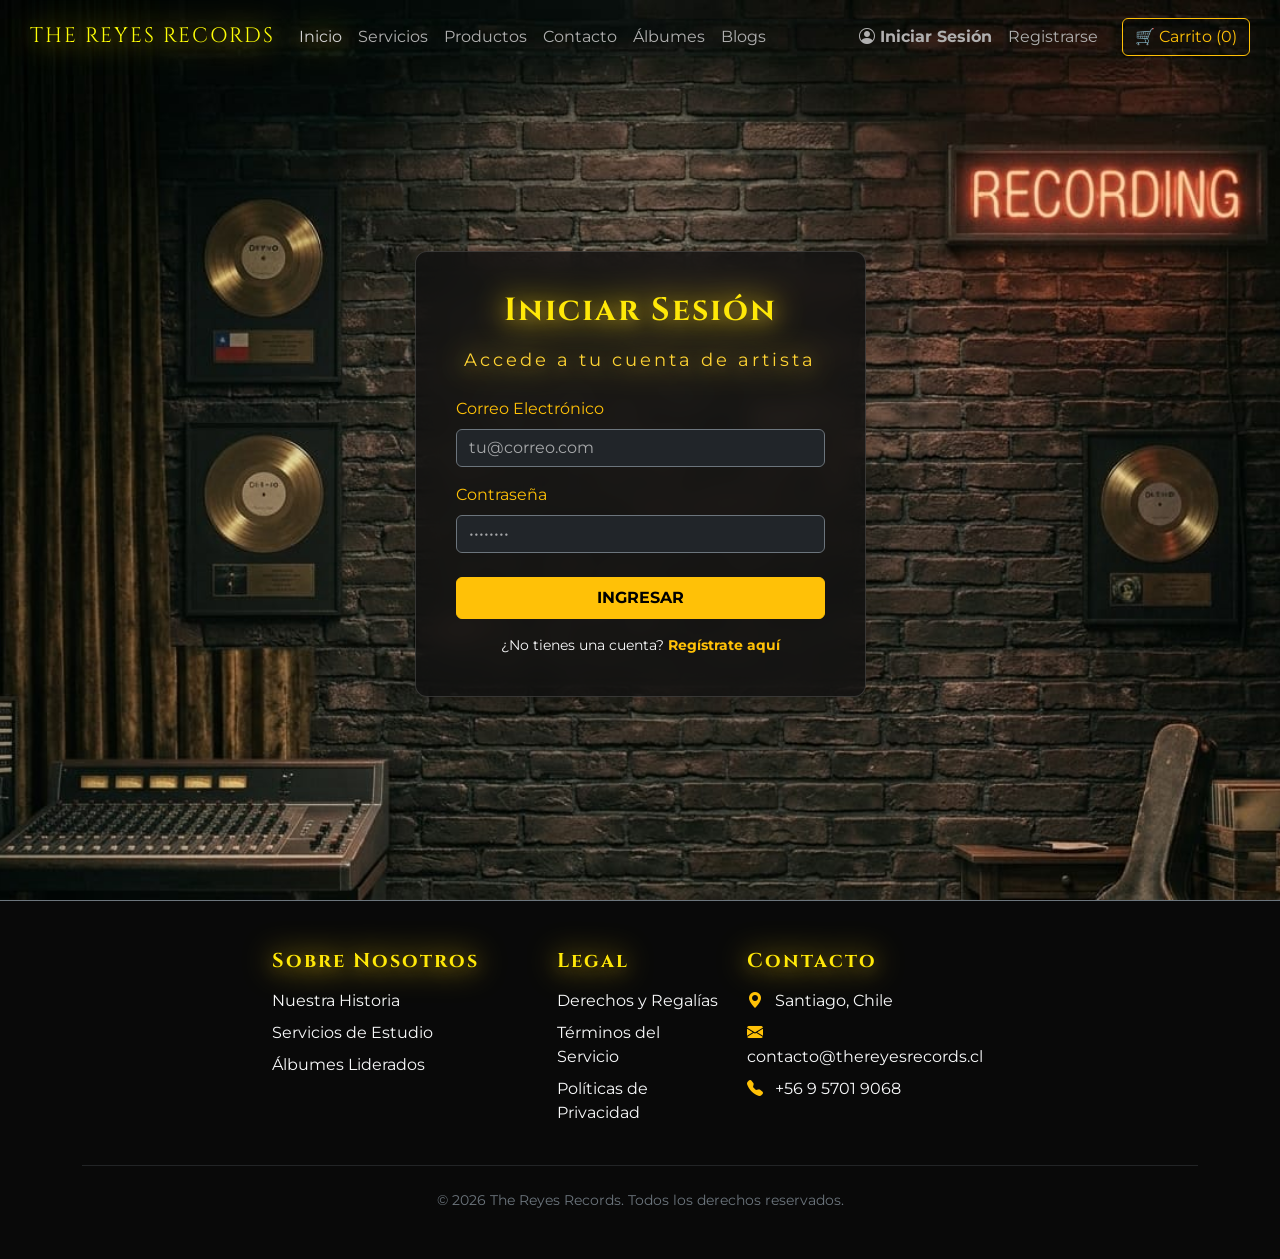
<file: disquera/login.html>
<!DOCTYPE html>
<html lang="es">
<head>
    <meta charset="UTF-8">
    <meta name="viewport" content="width=device-width, initial-scale=1.0">
    <title>INICIAR SESIÓN - THE REYES RECORDS</title>
    <link href="https://fonts.googleapis.com/css2?family=Cinzel:wght@600;800&family=Montserrat:wght@300;400;600&display=swap" rel="stylesheet">
    <link href="https://cdn.jsdelivr.net/npm/bootstrap@5.3.3/dist/css/bootstrap.min.css" rel="stylesheet">
    <link rel="stylesheet" href="https://cdn.jsdelivr.net/npm/bootstrap-icons@1.11.3/font/bootstrap-icons.min.css">
    <link rel="stylesheet" href="css/style.css">
</head>
<body>

<nav class="navbar navbar-expand-lg navbar-dark bg-transparent py-3 fixed-top">
  <div class="container-fluid px-4"> 
    <a class="navbar-brand brand-title" href="index.html">THE REYES RECORDS</a>
    <button class="navbar-toggler" type="button" data-bs-toggle="collapse" data-bs-target="#navbarSupportedContent" aria-controls="navbarSupportedContent" aria-expanded="false" aria-label="Toggle navigation">
      <span class="navbar-toggler-icon"></span>
    </button>
    <div class="collapse navbar-collapse" id="navbarSupportedContent">
      <ul class="navbar-nav me-auto mb-2 mb-lg-0">
        <li class="nav-item"><a class="nav-link active gold-title" aria-current="page" href="index.html">Inicio</a></li>
        <li class="nav-item"><a class="nav-link" href="servicios.html">Servicios</a></li>
        <li class="nav-item"><a class="nav-link" href="productos.html">Productos</a></li>
        <li class="nav-item"><a class="nav-link" href="contacto.html">Contacto</a></li>
        <li class="nav-item"><a class="nav-link" href="albunes.html">Álbumes</a></li>
        <li class="nav-item"><a class="nav-link" href="blogs.html">Blogs</a></li>
      </ul>
      <div class="d-flex align-items-center gap-3 ms-auto">
        <a class="nav-link text-warning fw-bold" href="login.html"><i class="bi bi-person-circle"></i> Iniciar Sesión</a>
        <a class="nav-link text-light" href="registro.html">Registrarse</a>
        <button class="btn btn-outline-warning ms-2" data-bs-toggle="modal" data-bs-target="#modalCarrito">
          🛒 Carrito (<span id="cart-count">0</span>)
        </button>
      </div>
    </div>
  </div>
</nav>

<div class="fondo-hero d-flex align-items-center justify-content-center text-center py-5">
  <div class="container pt-5">
    <div class="row justify-content-center">
      <div class="col-12 col-md-6 col-lg-5">
        <div class="card rr text-light border-gold p-4 shadow-lg">
          <div class="card-body">
            <h2 class="gold-title fw-bold mb-3">Iniciar Sesión</h2>
            <p class="subtitle mb-4">Accede a tu cuenta de artista</p>
            
            <form id="form-login">
              <div class="mb-3 text-start">
                <label for="emailLogin" class="form-label text-warning">Correo Electrónico</label>
                <input type="email" class="form-control bg-dark text-light border-secondary" id="emailLogin" placeholder="tu@correo.com" required>
              </div>
              <div class="mb-4 text-start">
                <label for="passLogin" class="form-label text-warning">Contraseña</label>
                <input type="password" class="form-control bg-dark text-light border-secondary" id="passLogin" placeholder="••••••••" required>
              </div>


              

              <div id="mensaje-status"></div>

              <button type="submit" class="btn btn-warning w-100 fw-bold py-2 mb-3">INGRESAR</button>
            </form>
            



            <p class="mb-0 text-light small">
              ¿No tienes una cuenta? <a href="registro.html" class="text-warning fw-bold text-decoration-none">Regístrate aquí</a>
            </p>
          </div>
        </div>
      </div>
    </div>
  </div>
</div>

<footer class="footer-reyes py-5 border-top border-secondary">
  <div class="container">
    <div class="row g-4 justify-content-center text-start">
      <div class="col-12 col-md-3">
        <h5 class="gold-title fw-bold mb-3">Sobre Nosotros</h5>
        <ul class="list-unstyled footer-links">
          <li class="mb-2"><a href="index.html" class="text-light text-decoration-none">Nuestra Historia</a></li>
          <li class="mb-2"><a href="servicios.html" class="text-light text-decoration-none">Servicios de Estudio</a></li>
          <li class="mb-2"><a href="albunes.html" class="text-light text-decoration-none">Álbumes Liderados</a></li>
        </ul>
      </div>

      <div class="col-12 col-md-2">
    <h5 class="gold-title fw-bold mb-3">Legal</h5>
    <ul class="list-unstyled footer-links">
        <li class="mb-2"><a href="https://digital.gob.cl/biblioteca/regulacion/ley-n-17336-de-propiedad-intelectual-derecho-de-autor/" target="_blank" class="text-light text-decoration-none icono-hover">Derechos y Regalías</a></li>
        <li class="mb-2"><a href="https://sympathyforthelawyer.com/blog/contrato-discografico-aspectos-legales/" target="_blank" class="text-light text-decoration-none icono-hover">Términos del Servicio</a></li>
        <li class="mb-2"><a href="https://www.sonymusic.com/privacy-policy/" target="_blank" class="text-light text-decoration-none icono-hover">Políticas de Privacidad</a></li>
    </ul>
</div>
      <div class="col-12 col-md-3">
    <h5 class="gold-title fw-bold mb-3">Contacto</h5>
    <ul class="list-unstyled">
        <li class="mb-2">
            <a href="https://maps.app.goo.gl/TSLvBQLCFAS3KNdf9" target="_blank" class="text-light text-decoration-none icono-hover">
                <i class="bi bi-geo-alt-fill text-warning me-2"></i> Santiago, Chile
            </a>
        </li>
       <li class="mb-2">
            <a href="mailto:joh.riquelme@duocuc.cl" class="text-light text-decoration-none icono-hover">
                <i class="bi bi-envelope-fill text-warning me-2"></i> contacto@thereyesrecords.cl
            </a>
        </li>
        <li class="mb-2">
            <a href="https://wa.me/56957019068" target="_blank" class="text-light text-decoration-none icono-hover">
                <i class="bi bi-telephone-fill text-warning me-2"></i> +56 9 5701 9068
            </a>
        </li>
    </ul>
</div>

    </div>

    <hr class="border-secondary my-4">

    <div class="text-center text-secondary small">
      <p class="mb-0">&copy; 2026 The Reyes Records. Todos los derechos reservados.</p>
    </div>
  </div>
</footer>

<script src="https://cdn.jsdelivr.net/npm/bootstrap@5.3.3/dist/js/bootstrap.bundle.min.js"></script>
<script src="js/main.js"></script>

</body>
</html>
</file>
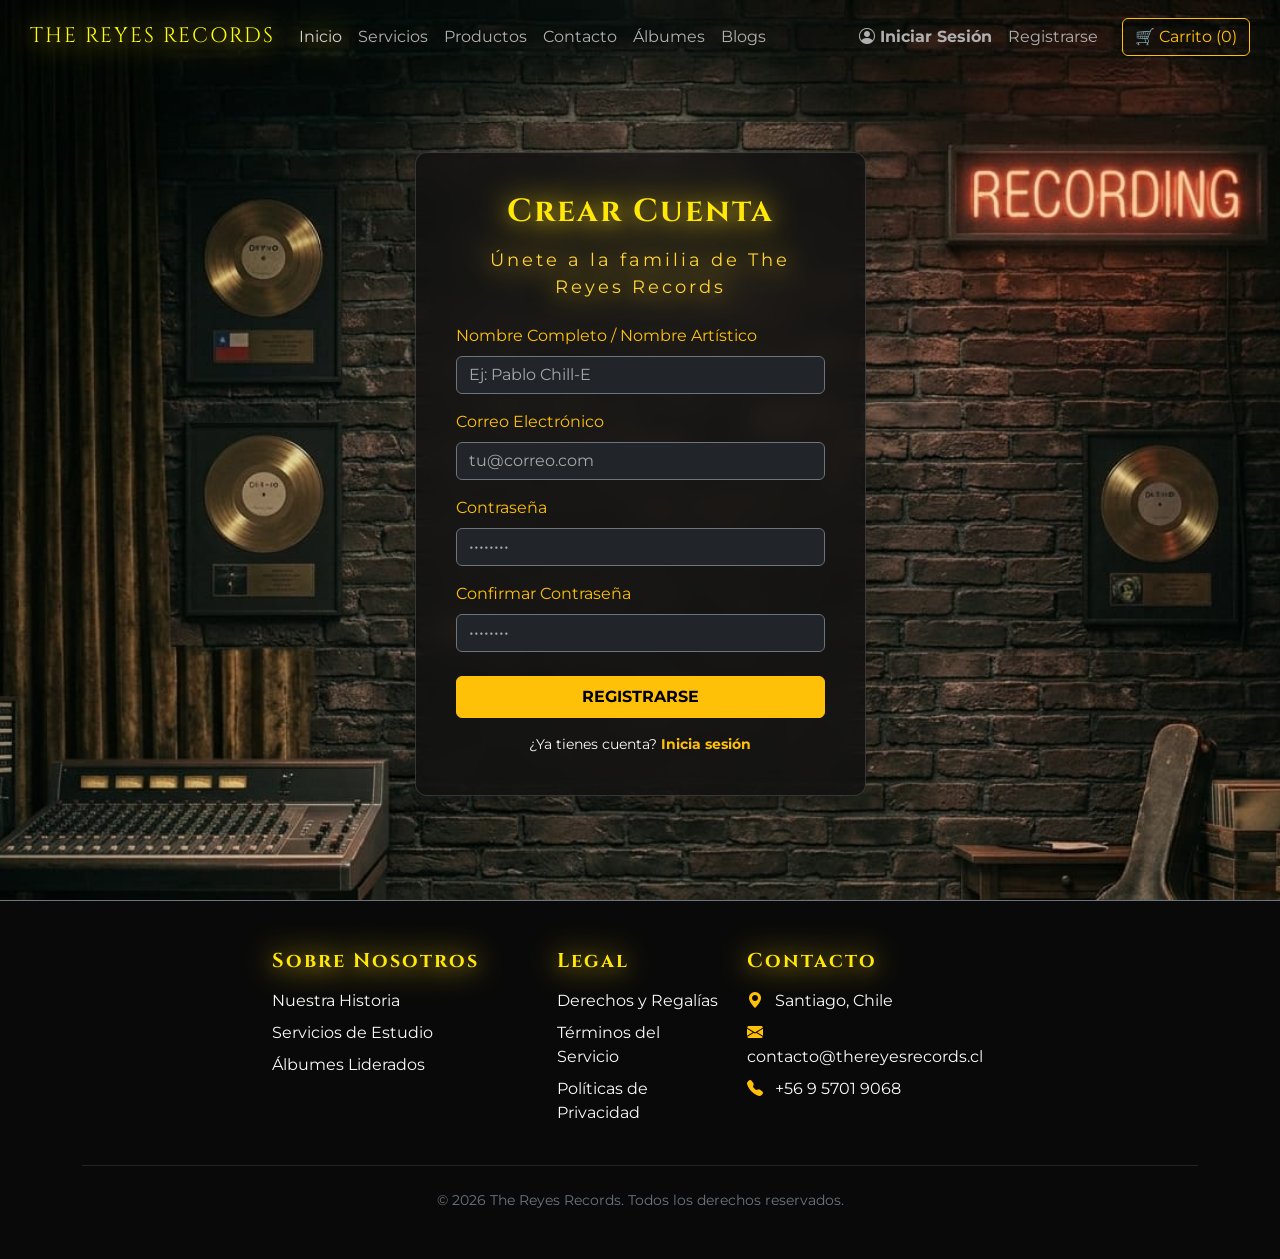
<file: disquera/registro.html>
<!DOCTYPE html>
<html lang="es">
<head>
    <meta charset="UTF-8">
    <meta name="viewport" content="width=device-width, initial-scale=1.0">
    <title>REGISTRARSE - THE REYES RECORDS</title>
    <link href="https://fonts.googleapis.com/css2?family=Cinzel:wght@600;800&family=Montserrat:wght@300;400;600&display=swap" rel="stylesheet">
    <link href="https://cdn.jsdelivr.net/npm/bootstrap@5.3.3/dist/css/bootstrap.min.css" rel="stylesheet">
    <link rel="stylesheet" href="https://cdn.jsdelivr.net/npm/bootstrap-icons@1.11.3/font/bootstrap-icons.min.css">
    <link rel="stylesheet" href="css/style.css">
</head>
<body>

<nav class="navbar navbar-expand-lg navbar-dark bg-transparent py-3 fixed-top">
  <div class="container-fluid px-4"> 
    <a class="navbar-brand brand-title" href="index.html">THE REYES RECORDS</a>
    <button class="navbar-toggler" type="button" data-bs-toggle="collapse" data-bs-target="#navbarSupportedContent" aria-controls="navbarSupportedContent" aria-expanded="false" aria-label="Toggle navigation">
      <span class="navbar-toggler-icon"></span>
    </button>
    <div class="collapse navbar-collapse" id="navbarSupportedContent">
      <ul class="navbar-nav me-auto mb-2 mb-lg-0">
        <li class="nav-item"><a class="nav-link active gold-title" aria-current="page" href="index.html">Inicio</a></li>
        <li class="nav-item"><a class="nav-link" href="servicios.html">Servicios</a></li>
        <li class="nav-item"><a class="nav-link" href="productos.html">Productos</a></li>
        <li class="nav-item"><a class="nav-link" href="contacto.html">Contacto</a></li>
        <li class="nav-item"><a class="nav-link" href="albunes.html">Álbumes</a></li>
        <li class="nav-item"><a class="nav-link" href="blogs.html">Blogs</a></li>
      </ul>
      <div class="d-flex align-items-center gap-3 ms-auto">
        <a class="nav-link text-warning fw-bold" href="login.html"><i class="bi bi-person-circle"></i> Iniciar Sesión</a>
        <a class="nav-link text-light" href="registro.html">Registrarse</a>
        <button class="btn btn-outline-warning ms-2" data-bs-toggle="modal" data-bs-target="#modalCarrito">
          🛒 Carrito (<span id="cart-count">0</span>)
        </button>
      </div>
    </div>
  </div>
</nav>

<div class="fondo-hero d-flex align-items-center justify-content-center text-center py-5">
  <div class="container pt-5 my-4">
    <div class="row justify-content-center">
      <div class="col-12 col-md-6 col-lg-5">
        <div class="card rr text-light border-gold p-4 shadow-lg">
          <div class="card-body">
            <h2 class="gold-title fw-bold mb-3">Crear Cuenta</h2>
            <p class="subtitle mb-4">Únete a la familia de The Reyes Records</p>
            
            <form id="form-registro">
              <div class="mb-3 text-start">
                <label for="nombreRegistro" class="form-label text-warning">Nombre Completo / Nombre Artístico</label>
                <input type="text" class="form-control bg-dark text-light border-secondary" id="nombreRegistro" placeholder="Ej: Pablo Chill-E" required>
              </div>
              <div class="mb-3 text-start">
                <label for="emailRegistro" class="form-label text-warning">Correo Electrónico</label>
                <input type="email" class="form-control bg-dark text-light border-secondary" id="emailRegistro" placeholder="tu@correo.com" required>
              </div>
              <div class="mb-3 text-start">
                <label for="passRegistro" class="form-label text-warning">Contraseña</label>
                <input type="password" class="form-control bg-dark text-light border-secondary" id="passRegistro" placeholder="••••••••" required>
              </div>
              <div class="mb-4 text-start">
                <label for="confirmPassRegistro" class="form-label text-warning">Confirmar Contraseña</label>
                <input type="password" class="form-control bg-dark text-light border-secondary" id="confirmPassRegistro" placeholder="••••••••" required>
              </div>


              



              <div id="mensaje-status"></div>

              <button type="submit" class="btn btn-warning w-100 fw-bold py-2 mb-3">REGISTRARSE</button>
            </form>





            <p class="mb-0 text-light small">
              ¿Ya tienes cuenta? <a href="login.html" class="text-warning fw-bold text-decoration-none">Inicia sesión</a>
            </p>
          </div>
        </div>
      </div>
    </div>
  </div>
</div>

<footer class="footer-reyes py-5 border-top border-secondary">
  <div class="container">
    <div class="row g-4 justify-content-center text-start">
      <div class="col-12 col-md-3">
        <h5 class="gold-title fw-bold mb-3">Sobre Nosotros</h5>
        <ul class="list-unstyled footer-links">
          <li class="mb-2"><a href="index.html" class="text-light text-decoration-none">Nuestra Historia</a></li>
          <li class="mb-2"><a href="servicios.html" class="text-light text-decoration-none">Servicios de Estudio</a></li>
          <li class="mb-2"><a href="albunes.html" class="text-light text-decoration-none">Álbumes Liderados</a></li>
        </ul>
      </div>

      <div class="col-12 col-md-2">
    <h5 class="gold-title fw-bold mb-3">Legal</h5>
    <ul class="list-unstyled footer-links">
        <li class="mb-2"><a href="https://digital.gob.cl/biblioteca/regulacion/ley-n-17336-de-propiedad-intelectual-derecho-de-autor/" target="_blank" class="text-light text-decoration-none icono-hover">Derechos y Regalías</a></li>
        <li class="mb-2"><a href="https://sympathyforthelawyer.com/blog/contrato-discografico-aspectos-legales/" target="_blank" class="text-light text-decoration-none icono-hover">Términos del Servicio</a></li>
        <li class="mb-2"><a href="https://www.sonymusic.com/privacy-policy/" target="_blank" class="text-light text-decoration-none icono-hover">Políticas de Privacidad</a></li>
    </ul>
</div>
      <div class="col-12 col-md-3">
    <h5 class="gold-title fw-bold mb-3">Contacto</h5>
    <ul class="list-unstyled">
        <li class="mb-2">
            <a href="https://maps.app.goo.gl/TSLvBQLCFAS3KNdf9" target="_blank" class="text-light text-decoration-none icono-hover">
                <i class="bi bi-geo-alt-fill text-warning me-2"></i> Santiago, Chile
            </a>
        </li>
       <li class="mb-2">
            <a href="mailto:joh.riquelme@duocuc.cl" class="text-light text-decoration-none icono-hover">
                <i class="bi bi-envelope-fill text-warning me-2"></i> contacto@thereyesrecords.cl
            </a>
        </li>
        <li class="mb-2">
            <a href="https://wa.me/56957019068" target="_blank" class="text-light text-decoration-none icono-hover">
                <i class="bi bi-telephone-fill text-warning me-2"></i> +56 9 5701 9068
            </a>
        </li>
    </ul>
</div>

    </div>

    <hr class="border-secondary my-4">

    <div class="text-center text-secondary small">
      <p class="mb-0">&copy; 2026 The Reyes Records. Todos los derechos reservados.</p>
    </div>
  </div>
</footer>

<script src="https://cdn.jsdelivr.net/npm/bootstrap@5.3.3/dist/js/bootstrap.bundle.min.js"></script>
<script src="js/main.js"></script>

</body>
</html>
</file>
<file: disquera/css/style.css>
body {
    font-family: 'Montserrat', sans-serif;
    background-color: rgb(0, 0, 0) !important;
    color: rgb(255, 255, 255) !important;
}

h1, h2, h3, h5, .brand-title {
    font-family: 'Cinzel', serif;
    letter-spacing: 2px;
}

.gold-title {
    color: #ffc107 !important;
    text-shadow: 0px 4px 15px rgba(212, 175, 55, 0.3);
    filter: brightness(1.2) drop-shadow(0 0 15px #ffd700);
}

.brand-title {
    color: rgb(249, 249, 6) !important;
    font-size: 1.3rem;
    text-shadow: 0px 4px 15px rgba(212, 175, 55, 0.3);
    filter: brightness(1.2) drop-shadow(0 0 15px #ffd700);
}

.subtitle {
    color: rgb(230, 177, 43);
    letter-spacing: 3px;
    font-size: 1.1rem;
    text-shadow: 0px 4px 15px rgba(212, 175, 55, 0.3);
    filter: brightness(1.2) drop-shadow(0 0 15px #ffd700);
}

.border-gold {
    border: 1px solid #ffc107 !important;
}

.divider {
    width: 120px;
    height: 3px;
    background-color: rgb(212, 175, 55);
    border: none;
    opacity: 1;
}

.content-box {
    background-color: rgba(255, 255, 255, 0.05);
    border: 1px solid rgba(212, 175, 55, 0.3);
    box-shadow: 0 5px 15px rgba(0, 0, 0, 0.5);
    color: rgb(255, 255, 255);
}

.nav-link {
    color: rgb(176, 176, 176) !important;
    transition: color 0.3s ease;
}

.rr {
    background-color: #121212 !important;
    background: rgba(15, 15, 15, 0.80) !important;
    backdrop-filter: blur(12px) !important;
    -webkit-backdrop-filter: blur(12px) !important;
    border: 1px solid rgba(255, 255, 255, 0.15) !important;
}

.card { 
    border-radius: 12px;
    overflow: hidden;
    transition: transform 0.3s ease, border-color 0.3s ease, box-shadow 0.3s ease;
}

.card:hover {
    transform: translateY(-5px);
    border-color: #d4af37 !important;
    box-shadow: 0 10px 25px rgba(212, 175, 55, 0.25);
}

.card-title {
    font-family: 'Cinzel', serif;
    color: #d4af37 !important;
    font-size: 1.25rem;
    font-weight: 700;
}

.card-text {
    color: #d0d0d0 !important;
    font-size: 0.9rem;
    line-height: 1.5;
}

.card-img-top {
    height: 260px;
    object-fit: cover;
    border-bottom: 1px solid rgba(212, 175, 55, 0.2);
    transition: filter 0.3s ease, transform 0.3s ease;
}

.card-img-top:hover {
    filter: brightness(1.15) drop-shadow(0 0 12px #d4af37);
    transform: scale(1.02);
}


.fondo-hero {
    background-image: url('../img/logo.png');
    background-attachment: fixed;
    background-size: cover;     
    background-position: center; 
    background-repeat: no-repeat; 
    min-height: 100vh;   
    width: 100%;           
}

.icono-hover {
    transition: transform 0.3s ease;
    display: inline-block;
}

.icono-hover:hover {
    transform: scale(1.2);
}

.form-control::placeholder {
    color: rgba(255, 255, 255, 0.6) !important;
    font-family: 'Montserrat', sans-serif !important;
    font-weight: 400 !important;
}


#modalDetalleDisco #detalleImagen {
    max-height: 280px !important;
    width: auto !important;
    max-width: 100% !important;
    object-fit: contain !important;
    margin: 0 auto;
    display: block;
}


.footer-reyes {
    background-color: rgba(10, 10, 10, 0.92);
    backdrop-filter: blur(10px);
}

.footer-links a {
    transition: color 0.3s ease;
}

.footer-links a:hover {
    color: #ffc107 !important;
    padding-left: 4px;
    transition: all 0.3s ease;
}


.navbar .container-fluid {
    width: 100% !important;
    padding-left: 30px !important;
    padding-right: 30px !important;
}
.footer-reyes a:hover {
    color: #ffc107 !important;
}
</file>
